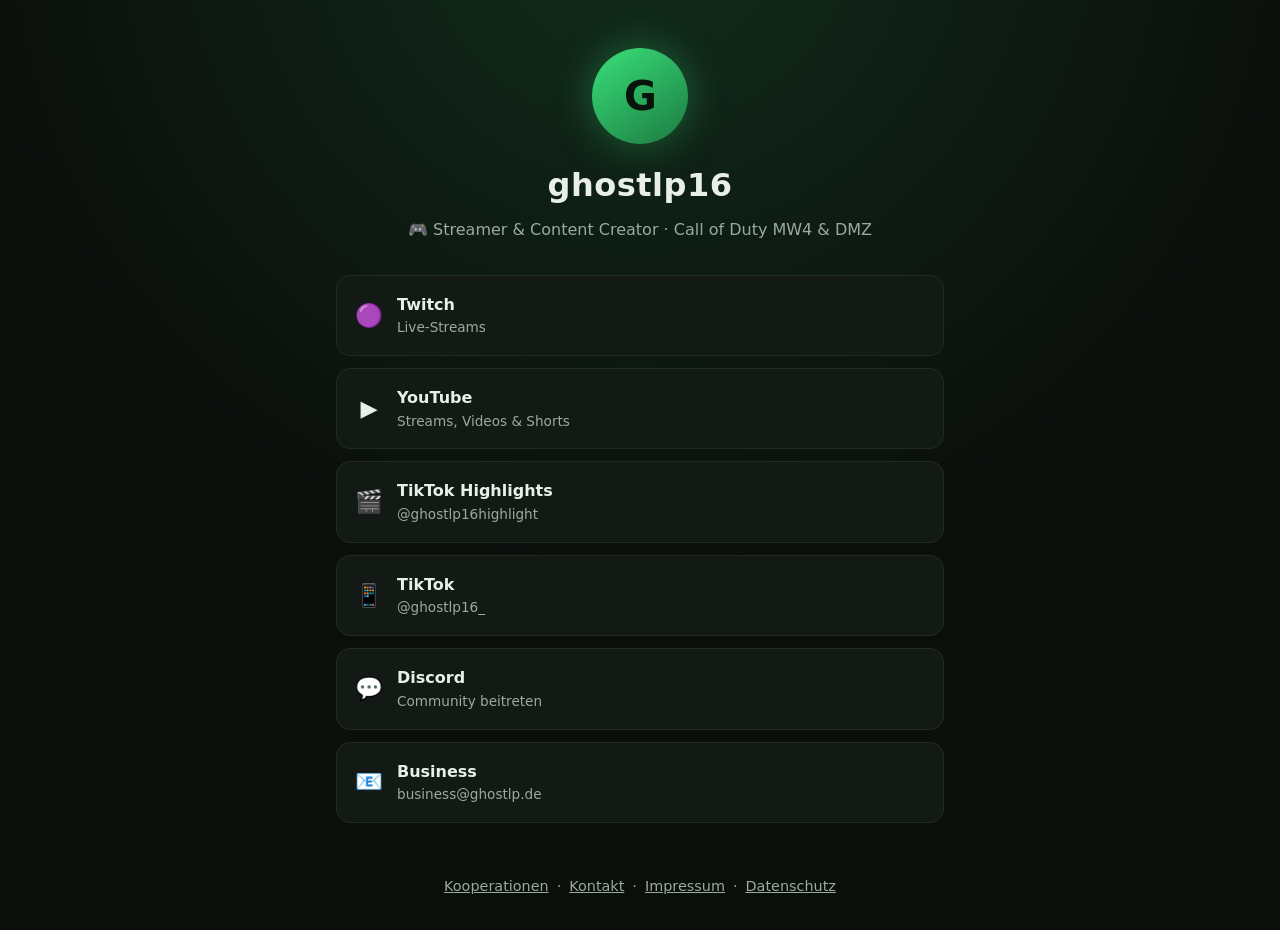
<file: index.html>
<!doctype html>
<html lang="de">
<head>
  <meta charset="utf-8">
  <meta name="viewport" content="width=device-width, initial-scale=1">
  <title>ghostlp16 – Streamer & Content Creator</title>
  <meta name="description" content="ghostlp16 – Call of Duty MW4 & DMZ Streams auf Twitch und YouTube, Highlights auf TikTok.">
  <link rel="stylesheet" href="style.css">
</head>
<body>
  <main>
    <header class="hero">
      <div class="logo">G</div>
      <h1>ghostlp16</h1>
      <p class="tagline">🎮 Streamer & Content Creator · Call of Duty MW4 & DMZ</p>
    </header>

    <nav class="links">
      <a href="https://www.twitch.tv/ghostlp16" target="_blank" rel="noopener"><span class="ico">🟣</span><span>Twitch<span class="sub">Live-Streams</span></span></a>
      <a href="https://www.youtube.com/@ghostlp16" target="_blank" rel="noopener"><span class="ico">▶️</span><span>YouTube<span class="sub">Streams, Videos & Shorts</span></span></a>
      <a href="https://www.tiktok.com/@ghostlp16highlight" target="_blank" rel="noopener"><span class="ico">🎬</span><span>TikTok Highlights<span class="sub">@ghostlp16highlight</span></span></a>
      <a href="https://www.tiktok.com/@ghostlp16_" target="_blank" rel="noopener"><span class="ico">📱</span><span>TikTok<span class="sub">@ghostlp16_</span></span></a>
      <a href="https://discord.gg/dYG8M2XgJH" target="_blank" rel="noopener"><span class="ico">💬</span><span>Discord<span class="sub">Community beitreten</span></span></a>
      <a href="mailto:business@ghostlp.de"><span class="ico">📧</span><span>Business<span class="sub">business@ghostlp.de</span></span></a>
    </nav>
  </main>
  <footer>
    <a href="kooperation.html">Kooperationen</a>·<a href="kontakt.html">Kontakt</a>·<a href="impressum.html">Impressum</a>·<a href="datenschutz.html">Datenschutz</a>
  </footer>
</body>
</html>
</file>
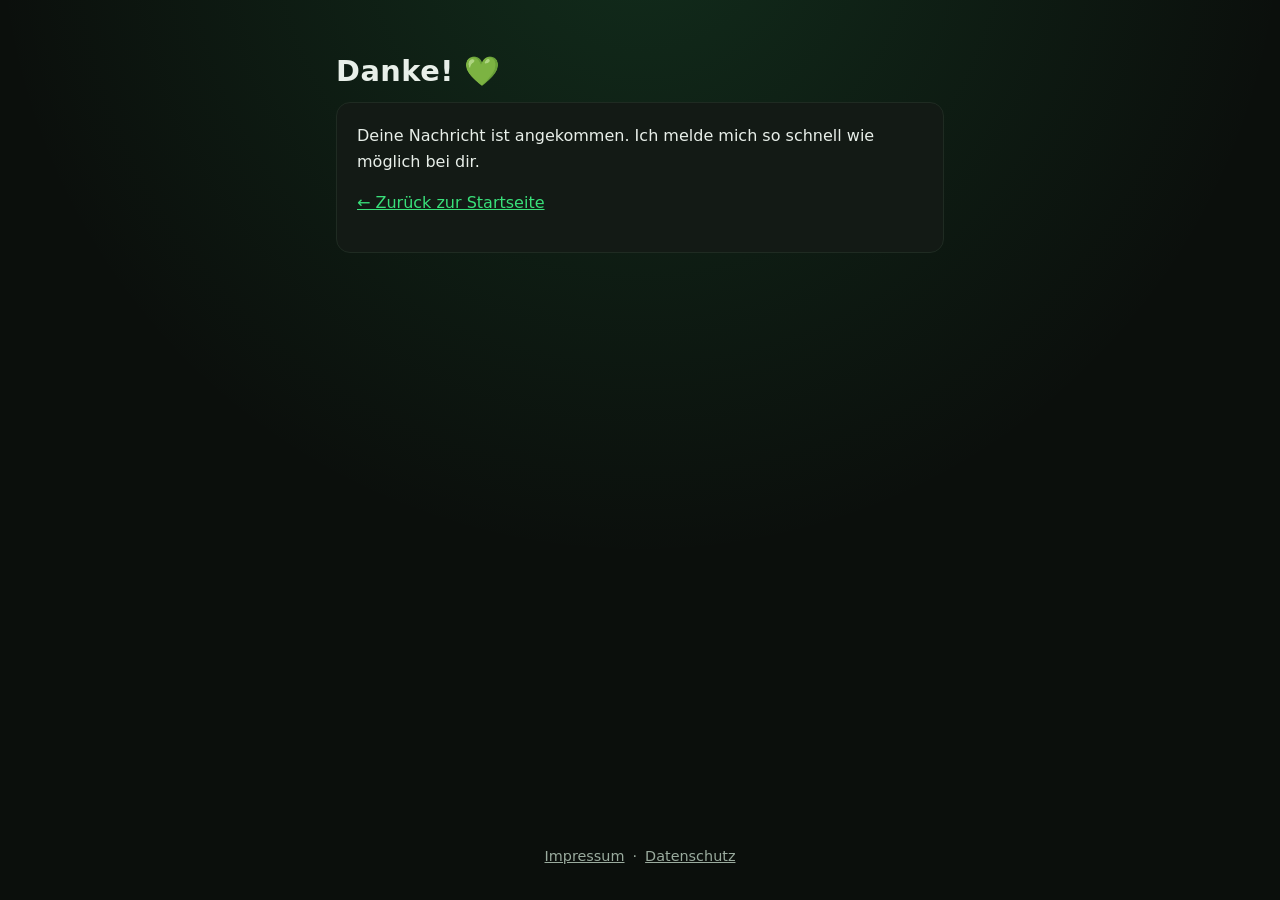
<file: danke.html>
<!doctype html>
<html lang="de">
<head>
  <meta charset="utf-8">
  <meta name="viewport" content="width=device-width, initial-scale=1">
  <title>Danke – ghostlp16</title>
  <meta name="robots" content="noindex">
  <link rel="stylesheet" href="style.css">
</head>
<body>
  <main class="legal">
    <h1>Danke! 💚</h1>
    <div class="box">
      <p>Deine Nachricht ist angekommen. Ich melde mich so schnell wie möglich bei dir.</p>
      <p><a href="index.html">← Zurück zur Startseite</a></p>
    </div>
  </main>
  <footer>
    <a href="impressum.html">Impressum</a>·<a href="datenschutz.html">Datenschutz</a>
  </footer>
</body>
</html>
</file>
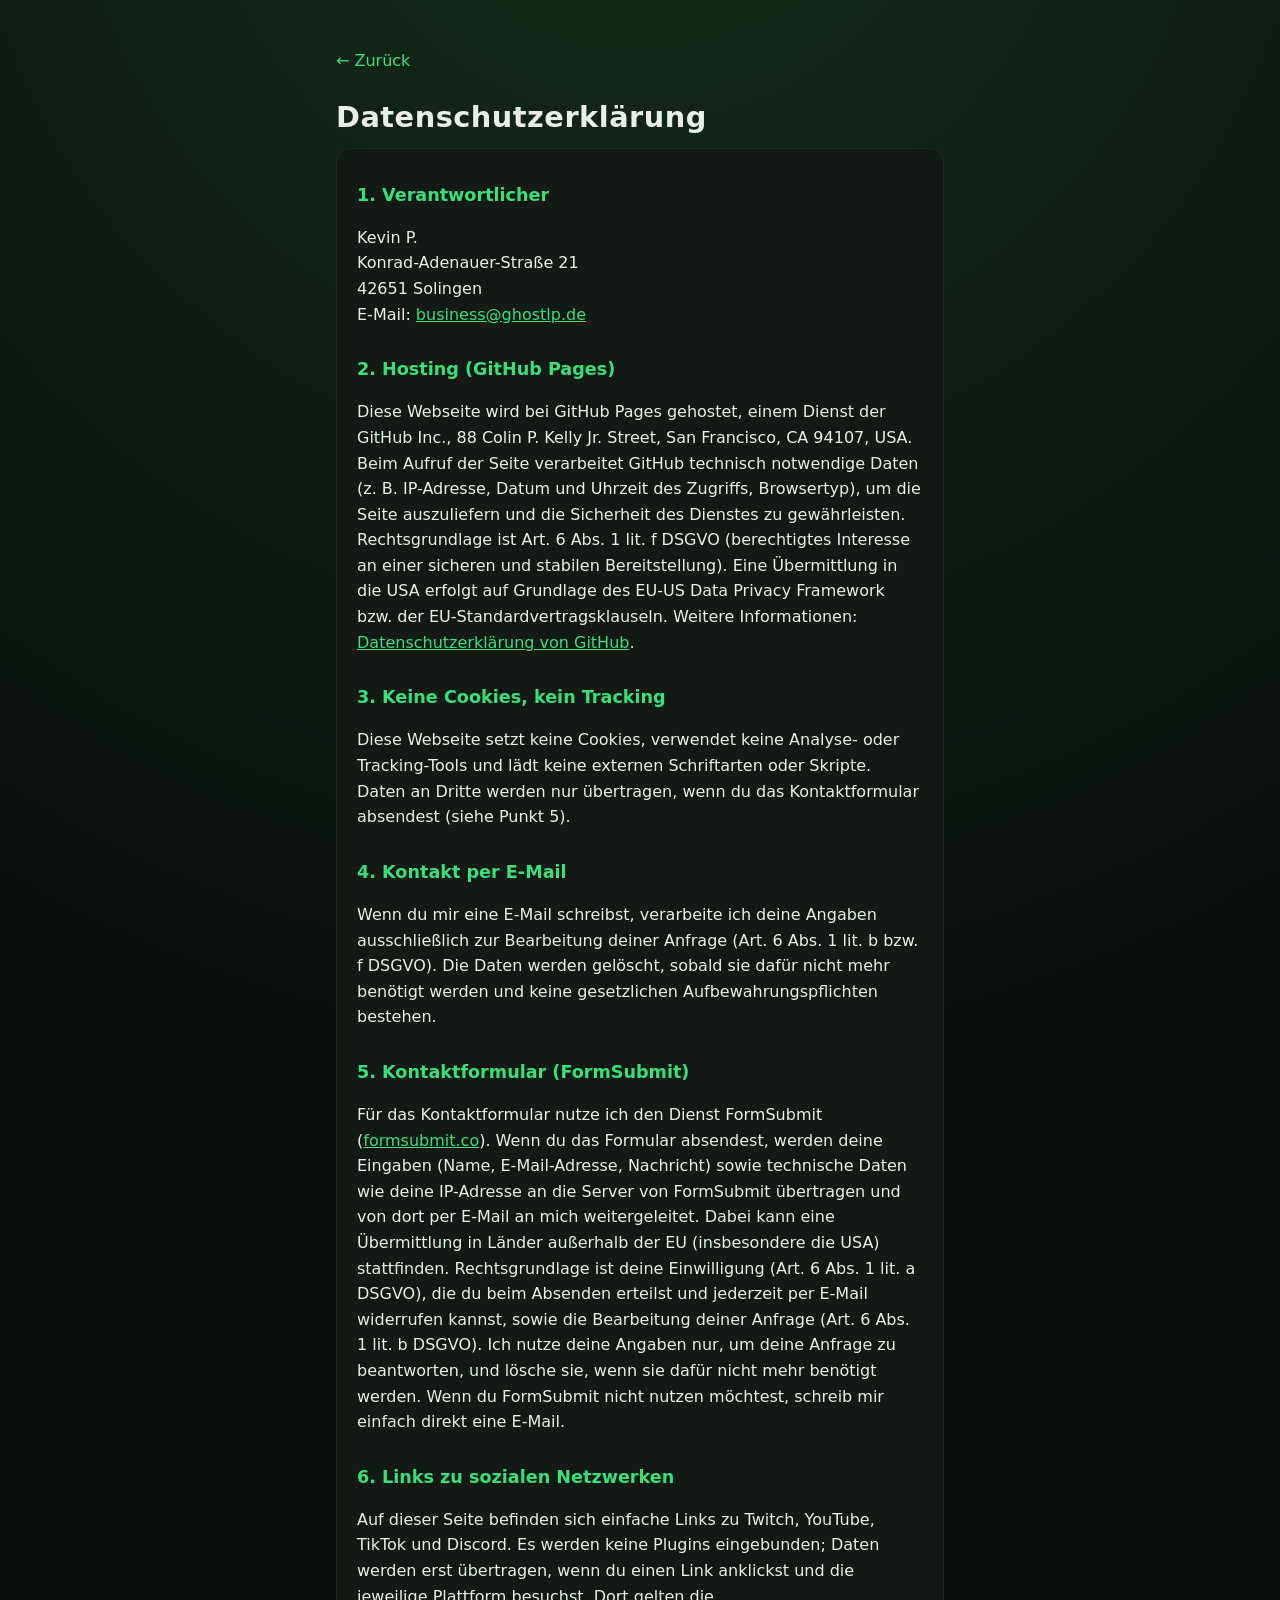
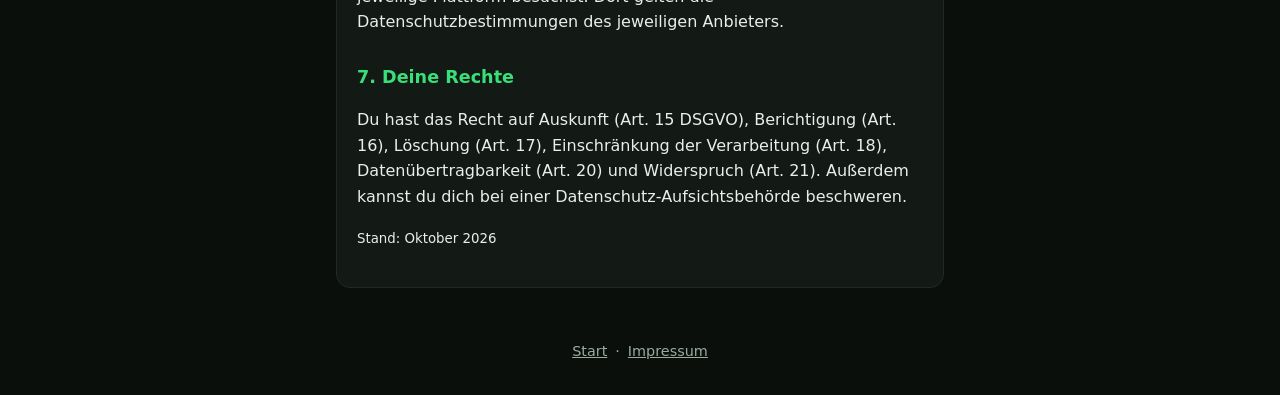
<file: datenschutz.html>
<!doctype html>
<html lang="de">
<head>
  <meta charset="utf-8">
  <meta name="viewport" content="width=device-width, initial-scale=1">
  <title>Datenschutz – ghostlp16</title>
  <meta name="robots" content="noindex">
  <link rel="stylesheet" href="style.css">
</head>
<body>
  <main class="legal">
    <a class="back" href="index.html">← Zurück</a>
    <h1>Datenschutzerklärung</h1>
    <div class="box">
      <h2>1. Verantwortlicher</h2>
      <p>
        Kevin P.<br>
        Konrad-Adenauer-Straße 21<br>
        42651 Solingen<br>
        E-Mail: <a href="mailto:business@ghostlp.de">business@ghostlp.de</a>
      </p>

      <h2>2. Hosting (GitHub Pages)</h2>
      <p>Diese Webseite wird bei GitHub Pages gehostet, einem Dienst der GitHub Inc., 88 Colin P. Kelly Jr. Street, San Francisco, CA 94107, USA. Beim Aufruf der Seite verarbeitet GitHub technisch notwendige Daten (z. B. IP-Adresse, Datum und Uhrzeit des Zugriffs, Browsertyp), um die Seite auszuliefern und die Sicherheit des Dienstes zu gewährleisten. Rechtsgrundlage ist Art. 6 Abs. 1 lit. f DSGVO (berechtigtes Interesse an einer sicheren und stabilen Bereitstellung). Eine Übermittlung in die USA erfolgt auf Grundlage des EU-US Data Privacy Framework bzw. der EU-Standardvertragsklauseln. Weitere Informationen: <a href="https://docs.github.com/de/site-policy/privacy-policies/github-general-privacy-statement" target="_blank" rel="noopener">Datenschutzerklärung von GitHub</a>.</p>

      <h2>3. Keine Cookies, kein Tracking</h2>
      <p>Diese Webseite setzt keine Cookies, verwendet keine Analyse- oder Tracking-Tools und lädt keine externen Schriftarten oder Skripte. Daten an Dritte werden nur übertragen, wenn du das Kontaktformular absendest (siehe Punkt 5).</p>

      <h2>4. Kontakt per E-Mail</h2>
      <p>Wenn du mir eine E-Mail schreibst, verarbeite ich deine Angaben ausschließlich zur Bearbeitung deiner Anfrage (Art. 6 Abs. 1 lit. b bzw. f DSGVO). Die Daten werden gelöscht, sobald sie dafür nicht mehr benötigt werden und keine gesetzlichen Aufbewahrungspflichten bestehen.</p>

      <h2>5. Kontaktformular (FormSubmit)</h2>
      <p>Für das Kontaktformular nutze ich den Dienst FormSubmit (<a href="https://formsubmit.co" target="_blank" rel="noopener">formsubmit.co</a>). Wenn du das Formular absendest, werden deine Eingaben (Name, E-Mail-Adresse, Nachricht) sowie technische Daten wie deine IP-Adresse an die Server von FormSubmit übertragen und von dort per E-Mail an mich weitergeleitet. Dabei kann eine Übermittlung in Länder außerhalb der EU (insbesondere die USA) stattfinden. Rechtsgrundlage ist deine Einwilligung (Art. 6 Abs. 1 lit. a DSGVO), die du beim Absenden erteilst und jederzeit per E-Mail widerrufen kannst, sowie die Bearbeitung deiner Anfrage (Art. 6 Abs. 1 lit. b DSGVO). Ich nutze deine Angaben nur, um deine Anfrage zu beantworten, und lösche sie, wenn sie dafür nicht mehr benötigt werden. Wenn du FormSubmit nicht nutzen möchtest, schreib mir einfach direkt eine E-Mail.</p>

      <h2>6. Links zu sozialen Netzwerken</h2>
      <p>Auf dieser Seite befinden sich einfache Links zu Twitch, YouTube, TikTok und Discord. Es werden keine Plugins eingebunden; Daten werden erst übertragen, wenn du einen Link anklickst und die jeweilige Plattform besuchst. Dort gelten die Datenschutzbestimmungen des jeweiligen Anbieters.</p>

      <h2>7. Deine Rechte</h2>
      <p>Du hast das Recht auf Auskunft (Art. 15 DSGVO), Berichtigung (Art. 16), Löschung (Art. 17), Einschränkung der Verarbeitung (Art. 18), Datenübertragbarkeit (Art. 20) und Widerspruch (Art. 21). Außerdem kannst du dich bei einer Datenschutz-Aufsichtsbehörde beschweren.</p>

      <p><small>Stand: Oktober 2026</small></p>
    </div>
  </main>
  <footer>
    <a href="index.html">Start</a>·<a href="impressum.html">Impressum</a>
  </footer>
</body>
</html>
</file>
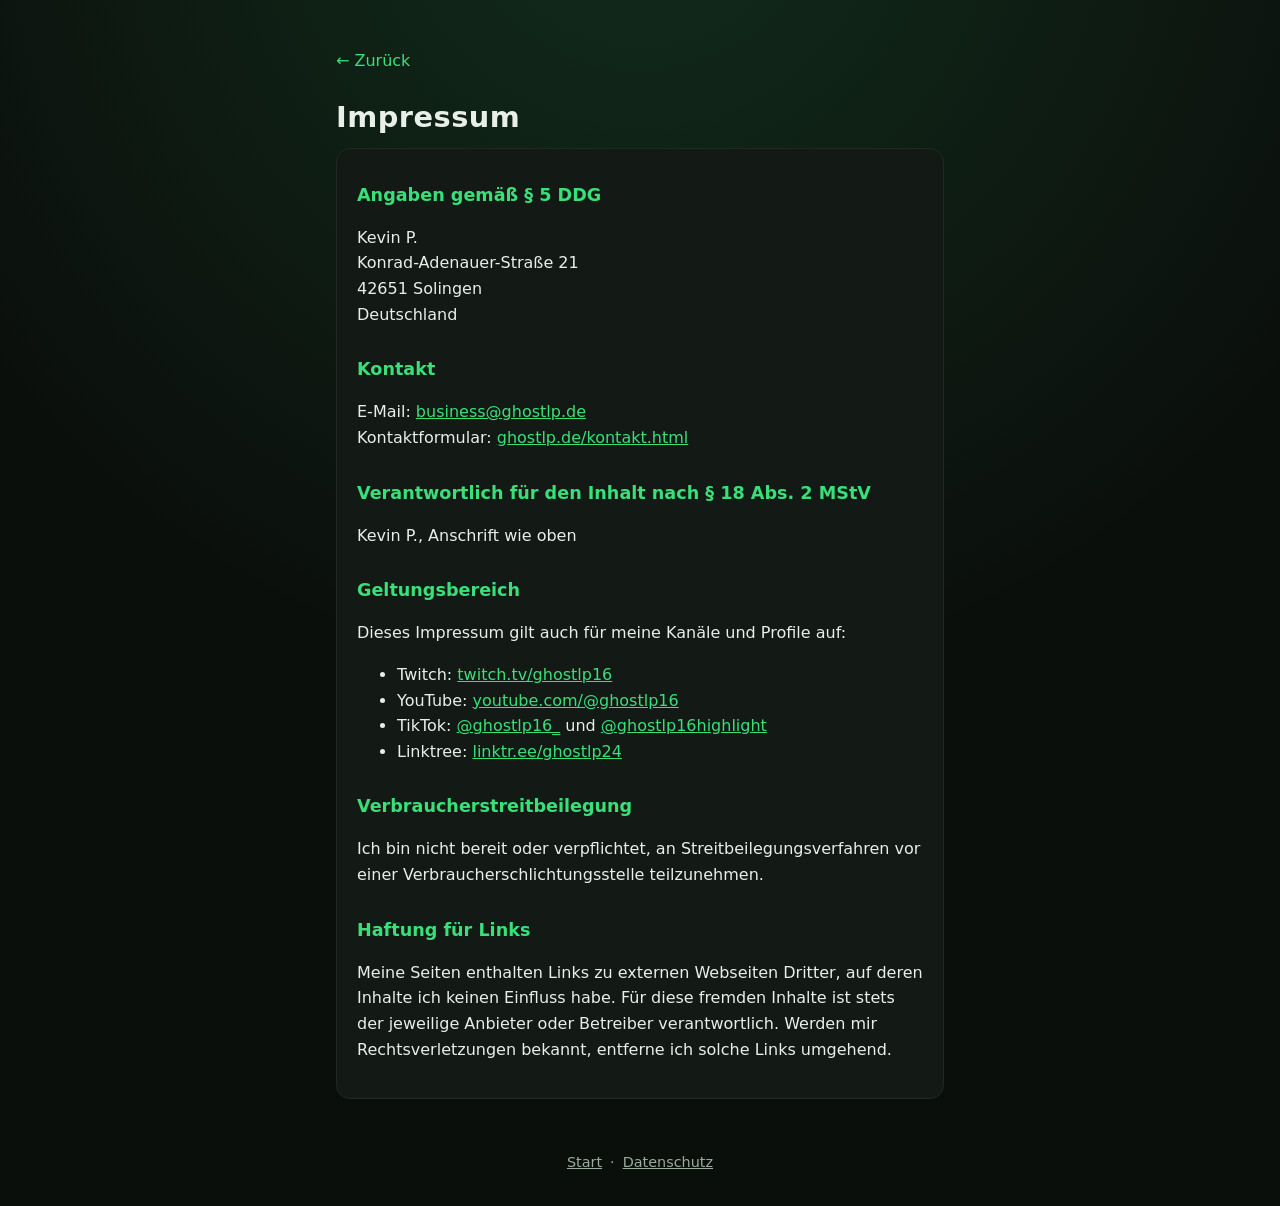
<file: impressum.html>
<!doctype html>
<html lang="de">
<head>
  <meta charset="utf-8">
  <meta name="viewport" content="width=device-width, initial-scale=1">
  <title>Impressum – ghostlp16</title>
  <meta name="robots" content="noindex">
  <link rel="stylesheet" href="style.css">
</head>
<body>
  <main class="legal">
    <a class="back" href="index.html">← Zurück</a>
    <h1>Impressum</h1>
    <div class="box">
      <h2>Angaben gemäß § 5 DDG</h2>
      <p>
        Kevin P.<br>
        Konrad-Adenauer-Straße 21<br>
        42651 Solingen<br>
        Deutschland
      </p>

      <h2>Kontakt</h2>
      <p>
        E-Mail: <a href="mailto:business@ghostlp.de">business@ghostlp.de</a><br>
        Kontaktformular: <a href="kontakt.html">ghostlp.de/kontakt.html</a>
      </p>

      <h2>Verantwortlich für den Inhalt nach § 18 Abs. 2 MStV</h2>
      <p>Kevin P., Anschrift wie oben</p>

      <h2>Geltungsbereich</h2>
      <p>Dieses Impressum gilt auch für meine Kanäle und Profile auf:</p>
      <ul>
        <li>Twitch: <a href="https://www.twitch.tv/ghostlp16">twitch.tv/ghostlp16</a></li>
        <li>YouTube: <a href="https://www.youtube.com/@ghostlp16">youtube.com/@ghostlp16</a></li>
        <li>TikTok: <a href="https://www.tiktok.com/@ghostlp16_">@ghostlp16_</a> und <a href="https://www.tiktok.com/@ghostlp16highlight">@ghostlp16highlight</a></li>
        <li>Linktree: <a href="https://linktr.ee/ghostlp24">linktr.ee/ghostlp24</a></li>
      </ul>

      <h2>Verbraucherstreitbeilegung</h2>
      <p>Ich bin nicht bereit oder verpflichtet, an Streitbeilegungsverfahren vor einer Verbraucherschlichtungsstelle teilzunehmen.</p>

      <h2>Haftung für Links</h2>
      <p>Meine Seiten enthalten Links zu externen Webseiten Dritter, auf deren Inhalte ich keinen Einfluss habe. Für diese fremden Inhalte ist stets der jeweilige Anbieter oder Betreiber verantwortlich. Werden mir Rechtsverletzungen bekannt, entferne ich solche Links umgehend.</p>
    </div>
  </main>
  <footer>
    <a href="index.html">Start</a>·<a href="datenschutz.html">Datenschutz</a>
  </footer>
</body>
</html>
</file>
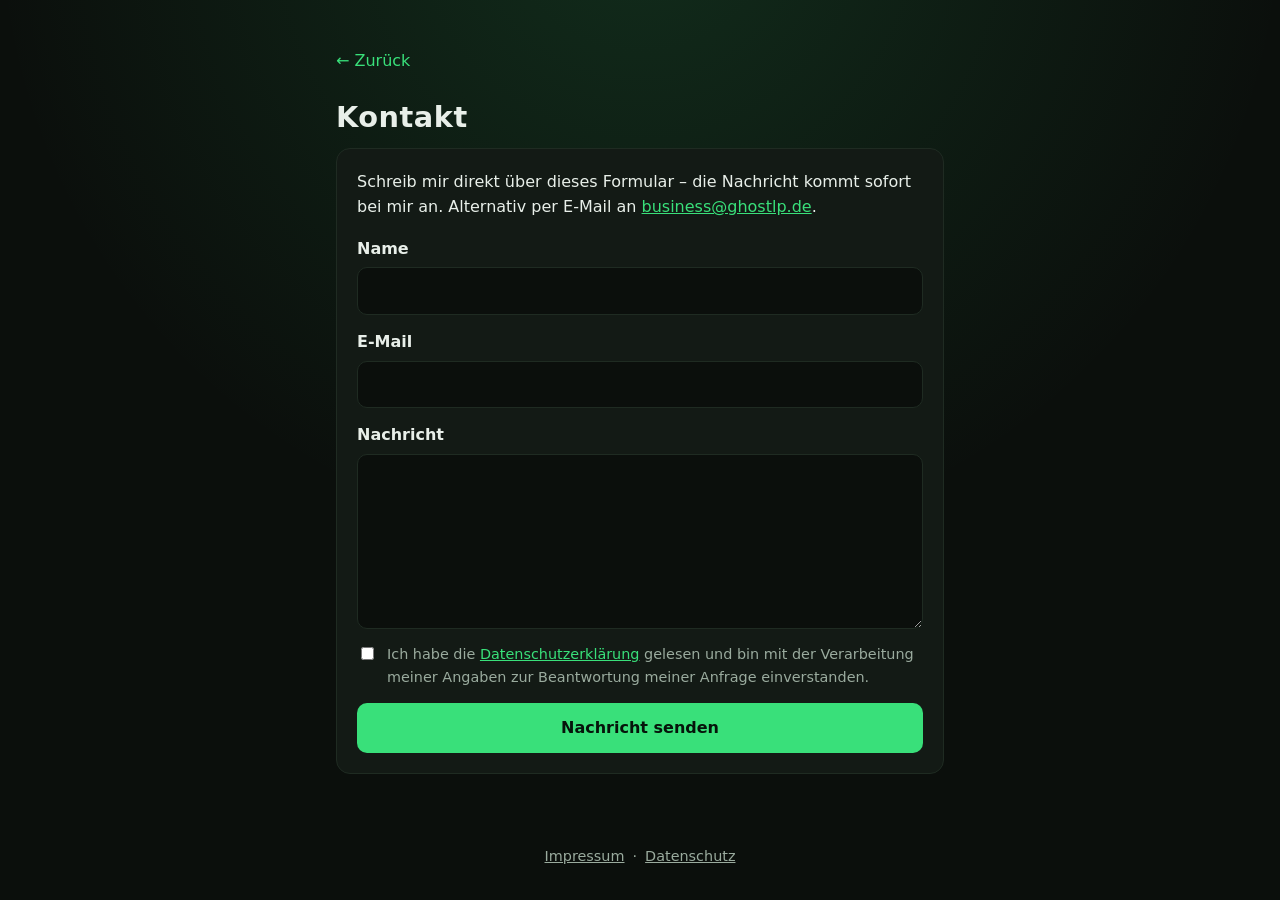
<file: kontakt.html>
<!doctype html>
<html lang="de">
<head>
  <meta charset="utf-8">
  <meta name="viewport" content="width=device-width, initial-scale=1">
  <title>Kontakt – ghostlp16</title>
  <link rel="stylesheet" href="style.css">
</head>
<body>
  <main class="legal">
    <a class="back" href="index.html">← Zurück</a>
    <h1>Kontakt</h1>
    <div class="box">
      <p>Schreib mir direkt über dieses Formular – die Nachricht kommt sofort bei mir an. Alternativ per E-Mail an <a href="mailto:business@ghostlp.de">business@ghostlp.de</a>.</p>
      <form class="contact" action="https://formsubmit.co/business@ghostlp.de" method="POST">
        <input type="hidden" name="_subject" value="Neue Nachricht über ghostlp.de">
        <input type="hidden" name="_next" value="https://ghostlp.de/danke.html">
        <input type="hidden" name="_captcha" value="false">
        <input type="hidden" name="_template" value="table">
        <input type="text" name="_honey" class="hp" tabindex="-1" autocomplete="off">

        <label>Name<input type="text" name="name" required></label>
        <label>E-Mail<input type="email" name="email" required></label>
        <label>Nachricht<textarea name="nachricht" rows="6" required></textarea></label>
        <label class="check"><input type="checkbox" required><span>Ich habe die <a href="datenschutz.html">Datenschutzerklärung</a> gelesen und bin mit der Verarbeitung meiner Angaben zur Beantwortung meiner Anfrage einverstanden.</span></label>
        <button type="submit">Nachricht senden</button>
      </form>
    </div>
  </main>
  <footer>
    <a href="impressum.html">Impressum</a>·<a href="datenschutz.html">Datenschutz</a>
  </footer>
</body>
</html>
</file>
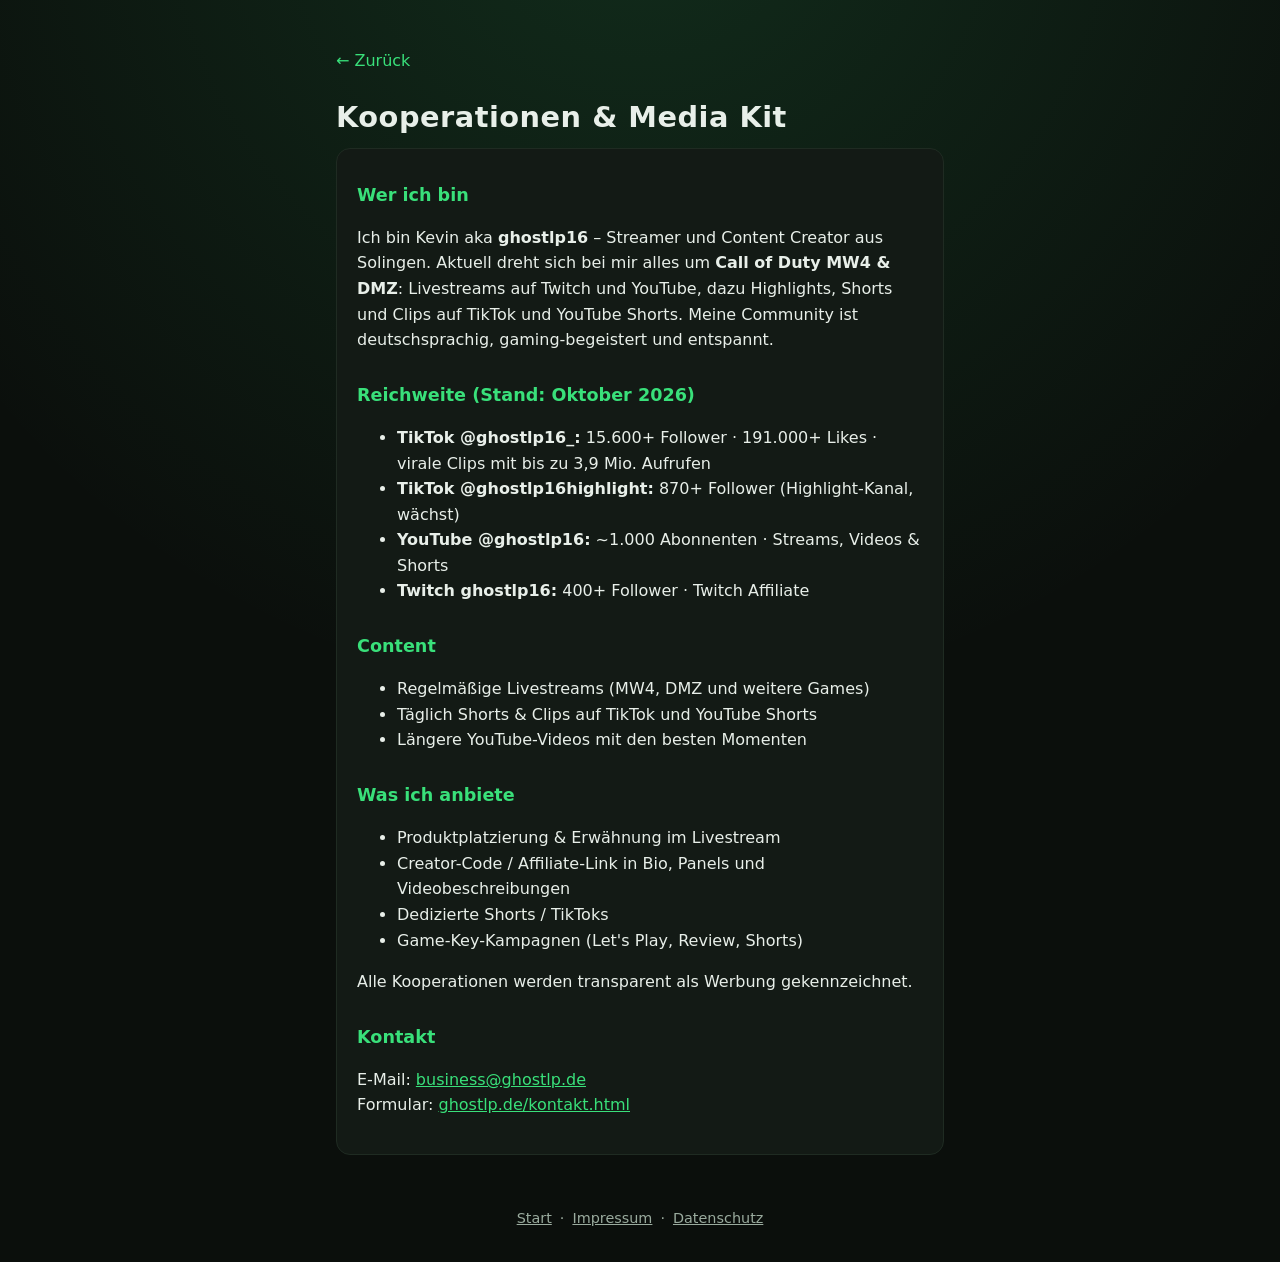
<file: kooperation.html>
<!doctype html>
<html lang="de">
<head>
  <meta charset="utf-8">
  <meta name="viewport" content="width=device-width, initial-scale=1">
  <title>Kooperationen – ghostlp16</title>
  <meta name="description" content="Media Kit von ghostlp16: Reichweite, Zielgruppe und Kooperationsmöglichkeiten.">
  <link rel="stylesheet" href="style.css">
</head>
<body>
  <main class="legal">
    <a class="back" href="index.html">← Zurück</a>
    <h1>Kooperationen & Media Kit</h1>
    <div class="box">
      <h2>Wer ich bin</h2>
      <p>Ich bin Kevin aka <strong>ghostlp16</strong> – Streamer und Content Creator aus Solingen. Aktuell dreht sich bei mir alles um <strong>Call of Duty MW4 & DMZ</strong>: Livestreams auf Twitch und YouTube, dazu Highlights, Shorts und Clips auf TikTok und YouTube Shorts. Meine Community ist deutschsprachig, gaming-begeistert und entspannt.</p>

      <h2>Reichweite (Stand: Oktober 2026)</h2>
      <ul>
        <li><strong>TikTok @ghostlp16_:</strong> 15.600+ Follower · 191.000+ Likes · virale Clips mit bis zu 3,9 Mio. Aufrufen</li>
        <li><strong>TikTok @ghostlp16highlight:</strong> 870+ Follower (Highlight-Kanal, wächst)</li>
        <li><strong>YouTube @ghostlp16:</strong> ~1.000 Abonnenten · Streams, Videos & Shorts</li>
        <li><strong>Twitch ghostlp16:</strong> 400+ Follower · Twitch Affiliate</li>
      </ul>

      <h2>Content</h2>
      <ul>
        <li>Regelmäßige Livestreams (MW4, DMZ und weitere Games)</li>
        <li>Täglich Shorts & Clips auf TikTok und YouTube Shorts</li>
        <li>Längere YouTube-Videos mit den besten Momenten</li>
      </ul>

      <h2>Was ich anbiete</h2>
      <ul>
        <li>Produktplatzierung & Erwähnung im Livestream</li>
        <li>Creator-Code / Affiliate-Link in Bio, Panels und Videobeschreibungen</li>
        <li>Dedizierte Shorts / TikToks</li>
        <li>Game-Key-Kampagnen (Let's Play, Review, Shorts)</li>
      </ul>
      <p>Alle Kooperationen werden transparent als Werbung gekennzeichnet.</p>

      <h2>Kontakt</h2>
      <p>
        E-Mail: <a href="mailto:business@ghostlp.de">business@ghostlp.de</a><br>
        Formular: <a href="kontakt.html">ghostlp.de/kontakt.html</a>
      </p>
    </div>
  </main>
  <footer>
    <a href="index.html">Start</a>·<a href="impressum.html">Impressum</a>·<a href="datenschutz.html">Datenschutz</a>
  </footer>
</body>
</html>
</file>
<file: style.css>
:root {
  --bg: #0b0f0c;
  --card: #131a15;
  --line: #1f2b22;
  --text: #e8efe9;
  --muted: #9aab9e;
  --accent: #39e07a;
  --accent-dark: #1c7a41;
}
* { box-sizing: border-box; }
html, body { margin: 0; }
body {
  background: var(--bg);
  background-image: radial-gradient(circle at 50% -10%, rgba(57, 224, 122, .14), transparent 55%);
  color: var(--text);
  font: 16px/1.6 system-ui, -apple-system, "Segoe UI", Roboto, Arial, sans-serif;
  min-height: 100vh;
  display: flex;
  flex-direction: column;
}
a { color: var(--accent); }
main { width: 100%; max-width: 640px; margin: 0 auto; padding: 48px 16px 32px; flex: 1; }

.hero { text-align: center; margin-bottom: 32px; }
.logo {
  width: 96px; height: 96px; margin: 0 auto 16px; border-radius: 50%;
  display: grid; place-items: center;
  background: linear-gradient(145deg, var(--accent), var(--accent-dark));
  color: #06140b; font-weight: 900; font-size: 40px; letter-spacing: -1px;
  box-shadow: 0 0 40px rgba(57, 224, 122, .35);
}
h1 { margin: 0; font-size: 2rem; letter-spacing: .5px; }
.tagline { margin: 6px 0 0; color: var(--muted); }

.links { display: grid; gap: 12px; }
.links a {
  display: flex; align-items: center; gap: 14px;
  padding: 16px 18px; border-radius: 14px;
  background: var(--card); border: 1px solid var(--line);
  color: var(--text); text-decoration: none; font-weight: 600;
  transition: transform .15s, border-color .15s;
}
.links a:hover { transform: translateY(-2px); border-color: var(--accent); }
.links .ico { font-size: 1.4rem; width: 28px; text-align: center; }
.links .sub { display: block; font-weight: 400; font-size: .85rem; color: var(--muted); }

.legal h1 { font-size: 1.8rem; margin-bottom: 8px; }
.legal h2 { font-size: 1.1rem; margin: 28px 0 6px; color: var(--accent); }
.legal p, .legal li { color: var(--text); }
.legal .box { background: var(--card); border: 1px solid var(--line); border-radius: 14px; padding: 4px 20px 20px; }
.back { display: inline-block; margin-bottom: 20px; text-decoration: none; }

.contact { display: grid; gap: 14px; margin-top: 16px; }
.contact label { display: grid; gap: 6px; font-weight: 600; }
.contact input, .contact textarea {
  font: inherit; color: var(--text); background: var(--bg);
  border: 1px solid var(--line); border-radius: 10px; padding: 10px 12px;
}
.contact input:focus, .contact textarea:focus { outline: none; border-color: var(--accent); }
.contact .check { display: flex; gap: 10px; align-items: flex-start; font-weight: 400; font-size: .9rem; color: var(--muted); }
.contact .check input { margin-top: 4px; }
.contact button {
  font: inherit; font-weight: 700; cursor: pointer; padding: 12px; border: 0; border-radius: 10px;
  background: var(--accent); color: #06140b;
}
.contact button:hover { filter: brightness(1.1); }
.contact .hp { display: none; }

footer { text-align: center; padding: 20px 16px 32px; color: var(--muted); font-size: .9rem; }
footer a { color: var(--muted); margin: 0 8px; }
</file>
